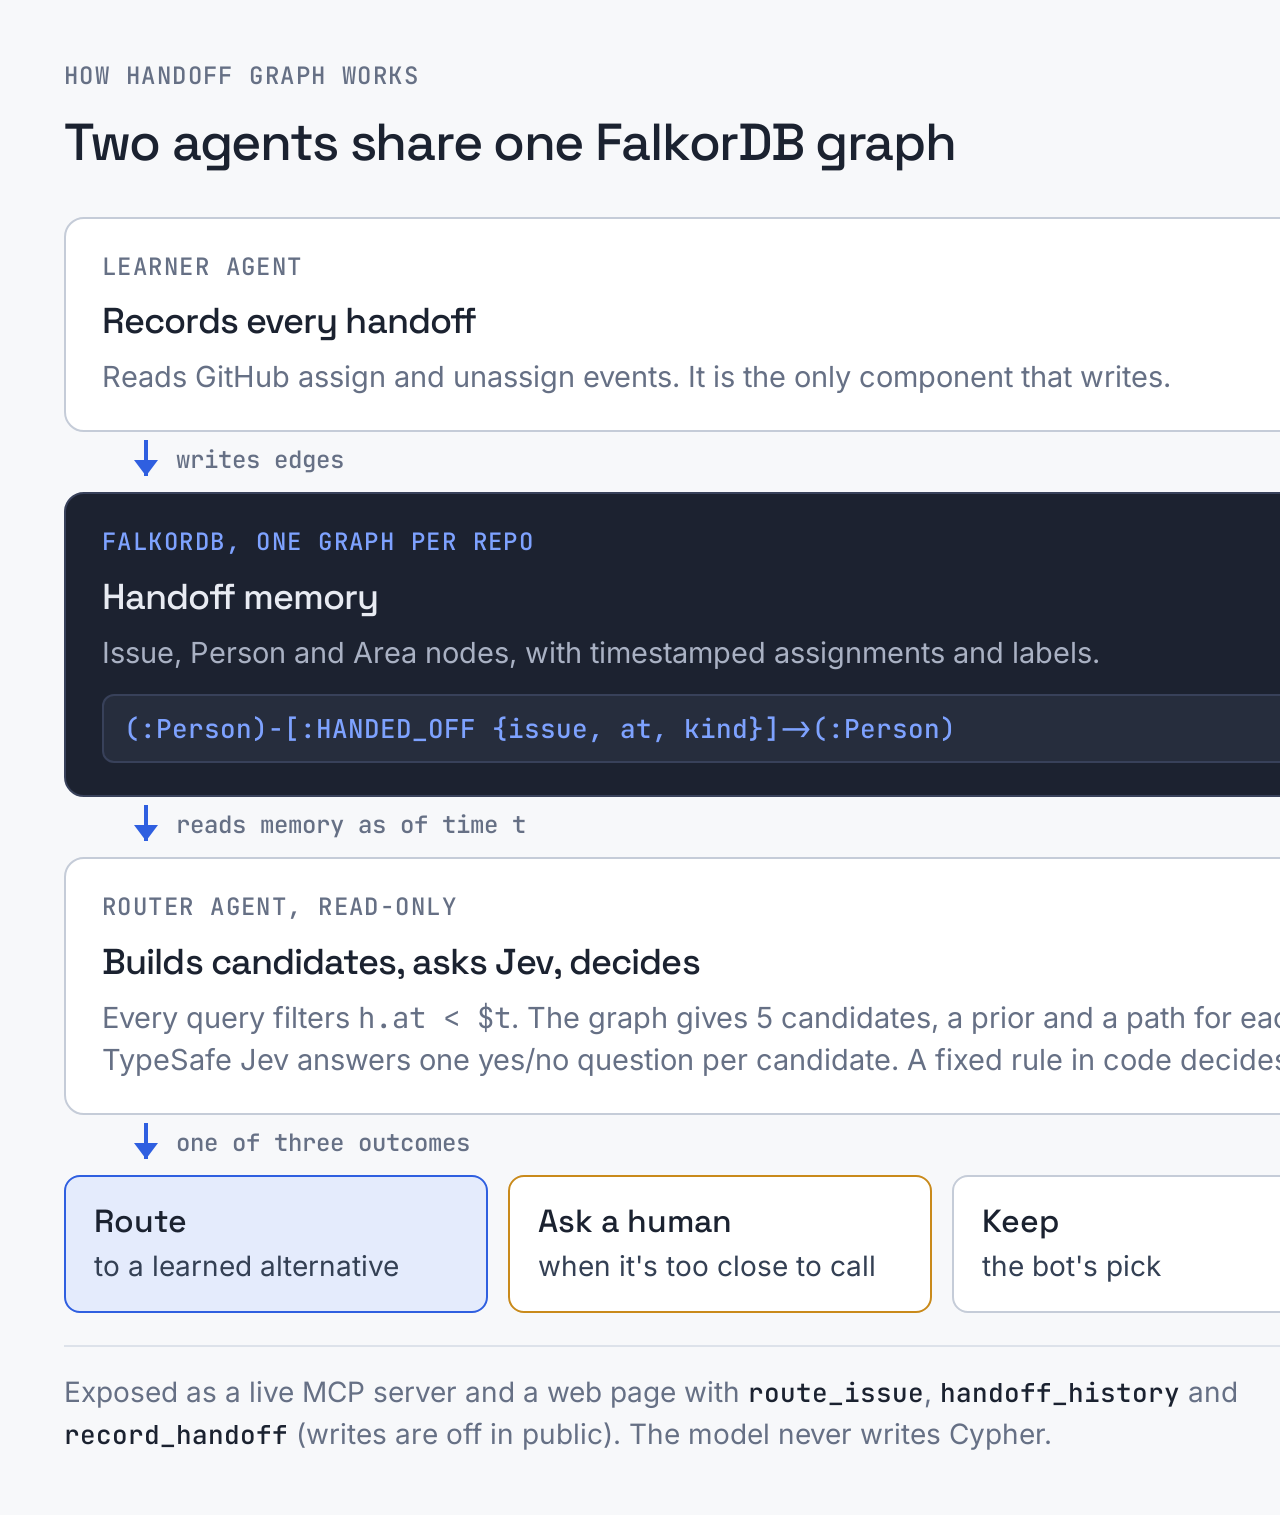
<file: docs/blog/src/architecture-v2.html>
<!doctype html><html><head><meta charset="utf-8"><link rel="stylesheet" href="base.css">
<style>
.frame{width:720px;padding:30px 32px;background:var(--paper)}
h2{font-size:26px;margin:6px 0 18px}
.label{font-size:12px;display:block;margin-bottom:6px}
.box{border:1px solid var(--rule-2);border-radius:10px;background:#fff;padding:16px 18px}
.box h3{font-size:18px;margin-bottom:4px}
.box p{font-size:14.5px;color:var(--muted);line-height:1.45}
.db{background:var(--graphite);border-color:var(--graphite-rule)}
.db h3{color:var(--on-g)} .db p{color:var(--on-g-2)} .db .label{color:var(--signal)}
.edge{font:500 13px/1.3 "JetBrains Mono";color:var(--signal);background:var(--graphite-2);border:1px solid var(--graphite-rule);border-radius:6px;padding:8px 10px;margin-top:10px}
.down{height:26px;position:relative;margin:2px 0}
.down::before{content:"";position:absolute;left:40px;top:2px;bottom:6px;width:2px;background:var(--accent)}
.down::after{content:"";position:absolute;left:35px;bottom:0;border:6px solid transparent;border-top:8px solid var(--accent)}
.down span{position:absolute;left:56px;top:4px;font:500 12px "JetBrains Mono";color:var(--muted)}
.out{display:grid;grid-template-columns:repeat(3,1fr);gap:10px}
.o{border-radius:8px;padding:12px 14px;font-size:14px;border:1px solid var(--rule-2);background:#fff;color:var(--ink-2)}
.o b{display:block;font:500 16px "Space Grotesk";color:var(--ink);margin-bottom:2px}
.o.route{border-color:var(--accent);background:var(--accent-soft)}
.o.ask{border-color:var(--ask)}
.note{margin-top:16px;font-size:14px;color:var(--muted);line-height:1.5;border-top:1px solid var(--rule);padding-top:12px}
.note b{color:var(--ink-2)}
code{font:500 13px "JetBrains Mono";color:var(--ink)}
</style></head><body><div class="frame">
<span class="label">How Handoff Graph works</span>
<h2>Two agents share one FalkorDB graph</h2>
<div class="box"><span class="label">Learner agent</span><h3>Records every handoff</h3><p>Reads GitHub assign and unassign events. It is the only component that writes.</p></div>
<div class="down"><span>writes edges</span></div>
<div class="box db"><span class="label">FalkorDB, one graph per repo</span><h3>Handoff memory</h3><p>Issue, Person and Area nodes, with timestamped assignments and labels.</p><div class="edge">(:Person)-[:HANDED_OFF {issue, at, kind}]-&gt;(:Person)</div></div>
<div class="down"><span>reads memory as of time t</span></div>
<div class="box"><span class="label">Router agent, read-only</span><h3>Builds candidates, asks Jev, decides</h3><p>Every query filters <span class="mono">h.at &lt; $t</span>. The graph gives 5 candidates, a prior and a path for each. TypeSafe Jev answers one yes/no question per candidate. A fixed rule in code decides:</p></div>
<div class="down"><span>one of three outcomes</span></div>
<div class="out">
 <div class="o route"><b>Route</b>to a learned alternative</div>
 <div class="o ask"><b>Ask a human</b>when it's too close to call</div>
 <div class="o"><b>Keep</b>the bot's pick</div>
</div>
<div class="note">Exposed as a live MCP server and a web page with <code>route_issue</code>, <code>handoff_history</code> and <code>record_handoff</code> (writes are off in public). The model never writes Cypher.</div>
</div></body></html>
</file>
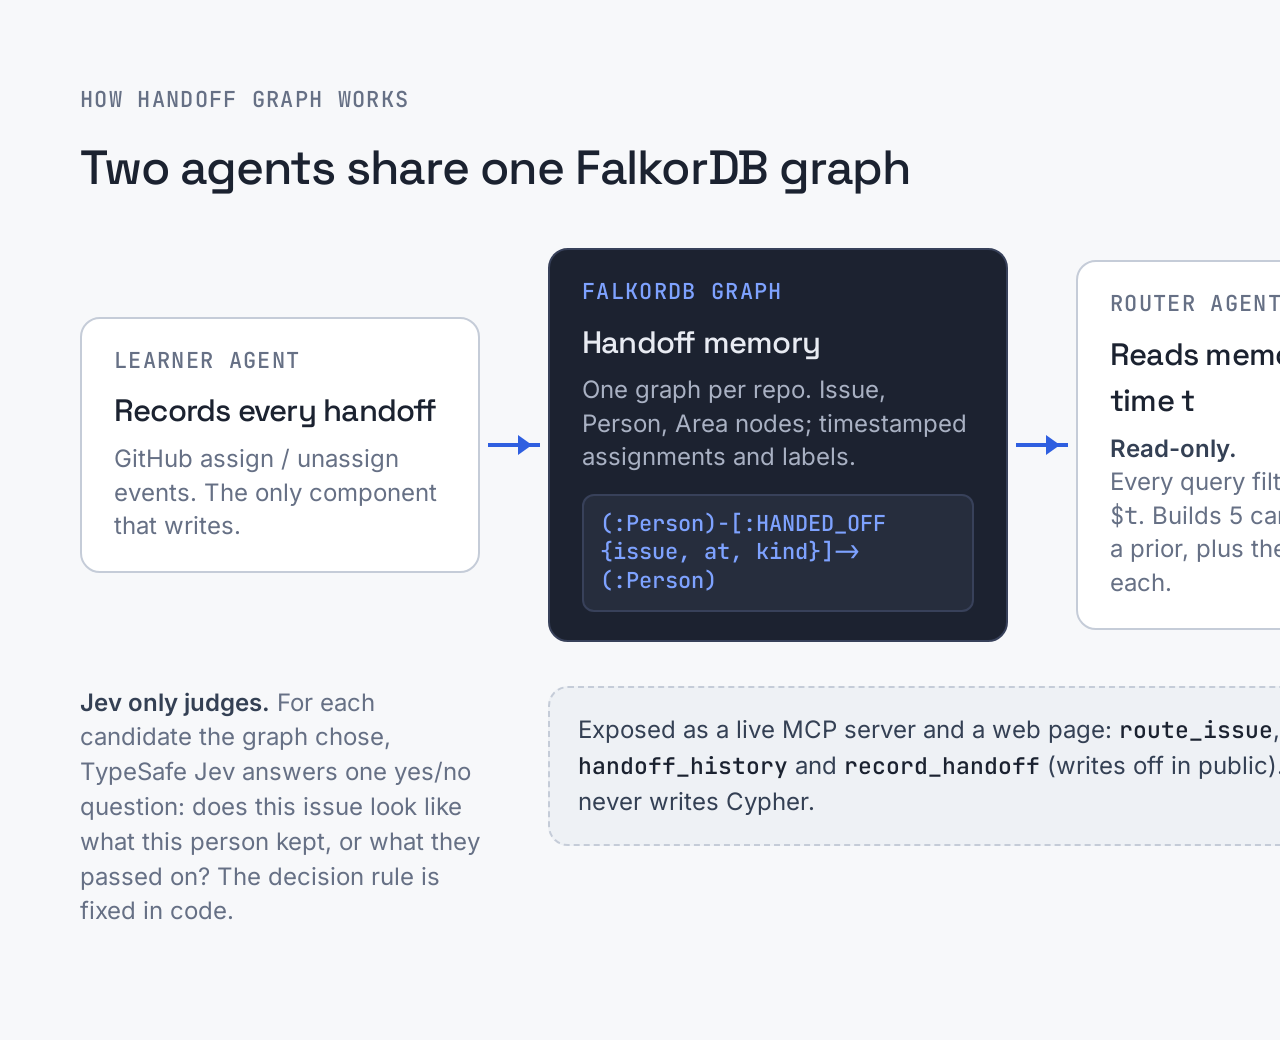
<file: docs/blog/src/architecture.html>
<!doctype html><html><head><meta charset="utf-8"><link rel="stylesheet" href="base.css">
<style>
.frame{width:1000px;height:520px;padding:36px 40px;background:var(--paper)}
h2{font-size:24px;margin:6px 0 22px}
.grid{display:grid;grid-template-columns:200px 34px 230px 34px 200px 34px 170px;align-items:center}
.box{border:1px solid var(--rule-2);border-radius:10px;background:#fff;padding:14px 16px}
.box h3{font-size:15.5px;margin-bottom:4px}
.box p{font-size:12px;color:var(--muted);line-height:1.4}
.box .label{display:block;margin-bottom:6px}
.db{background:var(--graphite);border-color:var(--graphite-rule);color:var(--on-g-2)}
.db h3{color:var(--on-g)} .db p{color:var(--on-g-2)} .db .label{color:var(--signal)}
.edge{font:500 11px/1.3 "JetBrains Mono";color:var(--signal);background:var(--graphite-2);border:1px solid var(--graphite-rule);border-radius:6px;padding:7px 8px;margin-top:10px}
.arr{height:2px;background:var(--accent);position:relative;margin:0 4px}
.arr::after{content:"";position:absolute;right:-1px;top:-4px;border:5px solid transparent;border-left:7px solid var(--accent)}
.out{display:grid;gap:8px}
.o{border-radius:8px;padding:8px 10px;font-size:12.5px;border:1px solid var(--rule-2);background:#fff}
.o b{display:block;font:500 13.5px "Space Grotesk";color:var(--ink)}
.o.route{border-color:var(--accent);background:var(--accent-soft)}
.o.ask{border-color:var(--ask)}
.row2{display:grid;grid-template-columns:200px 34px 230px 34px 200px;margin-top:22px;align-items:start}
.note{font-size:12px;color:var(--muted);line-height:1.45}
.note b{color:var(--ink-2);font-weight:600}
.tools{grid-column:3 / span 3;border:1px dashed var(--rule-2);border-radius:10px;padding:12px 14px;font-size:12px;background:var(--paper-2)}
.tools code{font:500 11.5px "JetBrains Mono";color:var(--ink)}
.up{grid-column:3;text-align:center;font:500 11px "JetBrains Mono";color:var(--muted);margin-top:4px}
</style></head><body><div class="frame">
<span class="label">How Handoff Graph works</span>
<h2>Two agents share one FalkorDB graph</h2>
<div class="grid">
  <div class="box"><span class="label">Learner agent</span><h3>Records every handoff</h3><p>GitHub assign / unassign events. The only component that writes.</p></div>
  <div class="arr"></div>
  <div class="box db"><span class="label">FalkorDB graph</span><h3>Handoff memory</h3><p>One graph per repo. Issue, Person, Area nodes; timestamped assignments and labels.</p>
    <div class="edge">(:Person)-[:HANDED_OFF {issue, at, kind}]-&gt;(:Person)</div></div>
  <div class="arr"></div>
  <div class="box"><span class="label">Router agent</span><h3>Reads memory as of time t</h3><p><b style='color:var(--ink-2);font-weight:600'>Read-only.</b></p><p>Every query filters <span class="mono">h.at &lt; $t</span>. Builds 5 candidates and a prior, plus the path for each.</p></div>
  <div class="arr"></div>
  <div class="out">
    <div class="o route"><b>Route</b>to a learned alternative</div>
    <div class="o ask"><b>Ask a human</b>too close to call</div>
    <div class="o"><b>Keep</b>the bot's pick</div>
  </div>
</div>
<div class="row2">
  <div class="note"><b>Jev only judges.</b> For each candidate the graph chose, TypeSafe Jev answers one yes/no question: does this issue look like what this person kept, or what they passed on? The decision rule is fixed in code.</div>
  <div></div>
  <div class="tools">Exposed as a live MCP server and a web page: <code>route_issue</code>, <code>handoff_history</code> and <code>record_handoff</code> (writes off in public). The model never writes Cypher.</div>
</div>
</div></body></html>
</file>
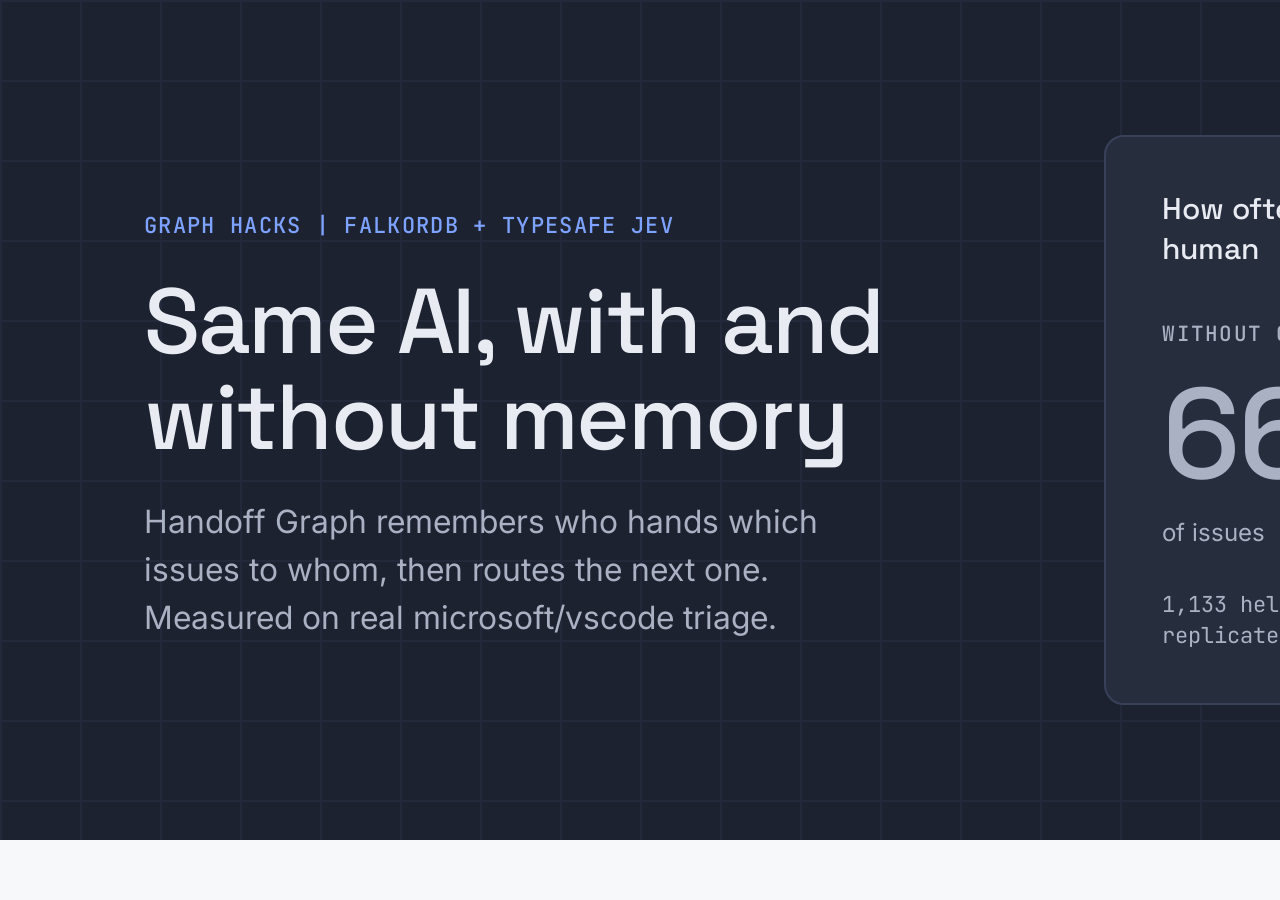
<file: docs/blog/src/cover.html>
<!doctype html><html><head><meta charset="utf-8"><link rel="stylesheet" href="base.css">
<style>
.frame{width:1000px;height:420px;background:var(--graphite);color:var(--on-g-2);position:relative;padding:56px 72px;display:grid;grid-template-columns:1.15fr 1fr;gap:48px;align-items:center}
.frame::before{content:"";position:absolute;inset:0;background-image:linear-gradient(var(--graphite-rule) 1px,transparent 1px),linear-gradient(90deg,var(--graphite-rule) 1px,transparent 1px);background-size:40px 40px;opacity:.25}
.l,.r{position:relative}
.label{color:var(--signal)}
h1{color:var(--on-g);font-size:46px;line-height:1.04;margin:14px 0 16px}
p{font-size:16px;max-width:36ch}
.r{border:1px solid var(--graphite-rule);border-radius:10px;background:var(--graphite-2);padding:26px 28px}
.q{font:500 15px/1.35 "Space Grotesk";color:var(--on-g);margin-bottom:18px}
.pair{display:grid;grid-template-columns:1fr 1fr}
.side+.side{border-left:1px solid var(--graphite-rule);padding-left:22px}
.tag{font:500 10.5px/1.3 "JetBrains Mono";letter-spacing:.06em;text-transform:uppercase;color:var(--on-g-2)}
.with .tag{color:var(--signal)}
b{display:block;font:500 64px/1 "Space Grotesk";letter-spacing:-.03em;color:var(--on-g);margin:8px 0 4px}
.without b{color:var(--on-g-2)}
.sub{font-size:12px}
.foot{margin-top:18px;font:400 11px/1.4 "JetBrains Mono";color:var(--on-g-2)}
</style></head><body><div class="frame">
<div class="l">
  <span class="label">Graph Hacks | FalkorDB + TypeSafe Jev</span>
  <h1>Same AI, with and without memory</h1>
  <p>Handoff Graph remembers who hands which issues to whom, then routes the next one. Measured on real microsoft/vscode triage.</p>
</div>
<div class="r">
  <div class="q">How often the AI gives up and asks a human</div>
  <div class="pair">
    <div class="side without"><span class="tag">Without graph memory</span><b>66%</b><span class="sub">of issues</span></div>
    <div class="side with"><span class="tag">With graph memory</span><b>4%</b><span class="sub">of issues</span></div>
  </div>
  <div class="foot">1,133 held-out issues, run once. Spring replicates it: 64% to 7%.</div>
</div>
</div></body></html>
</file>
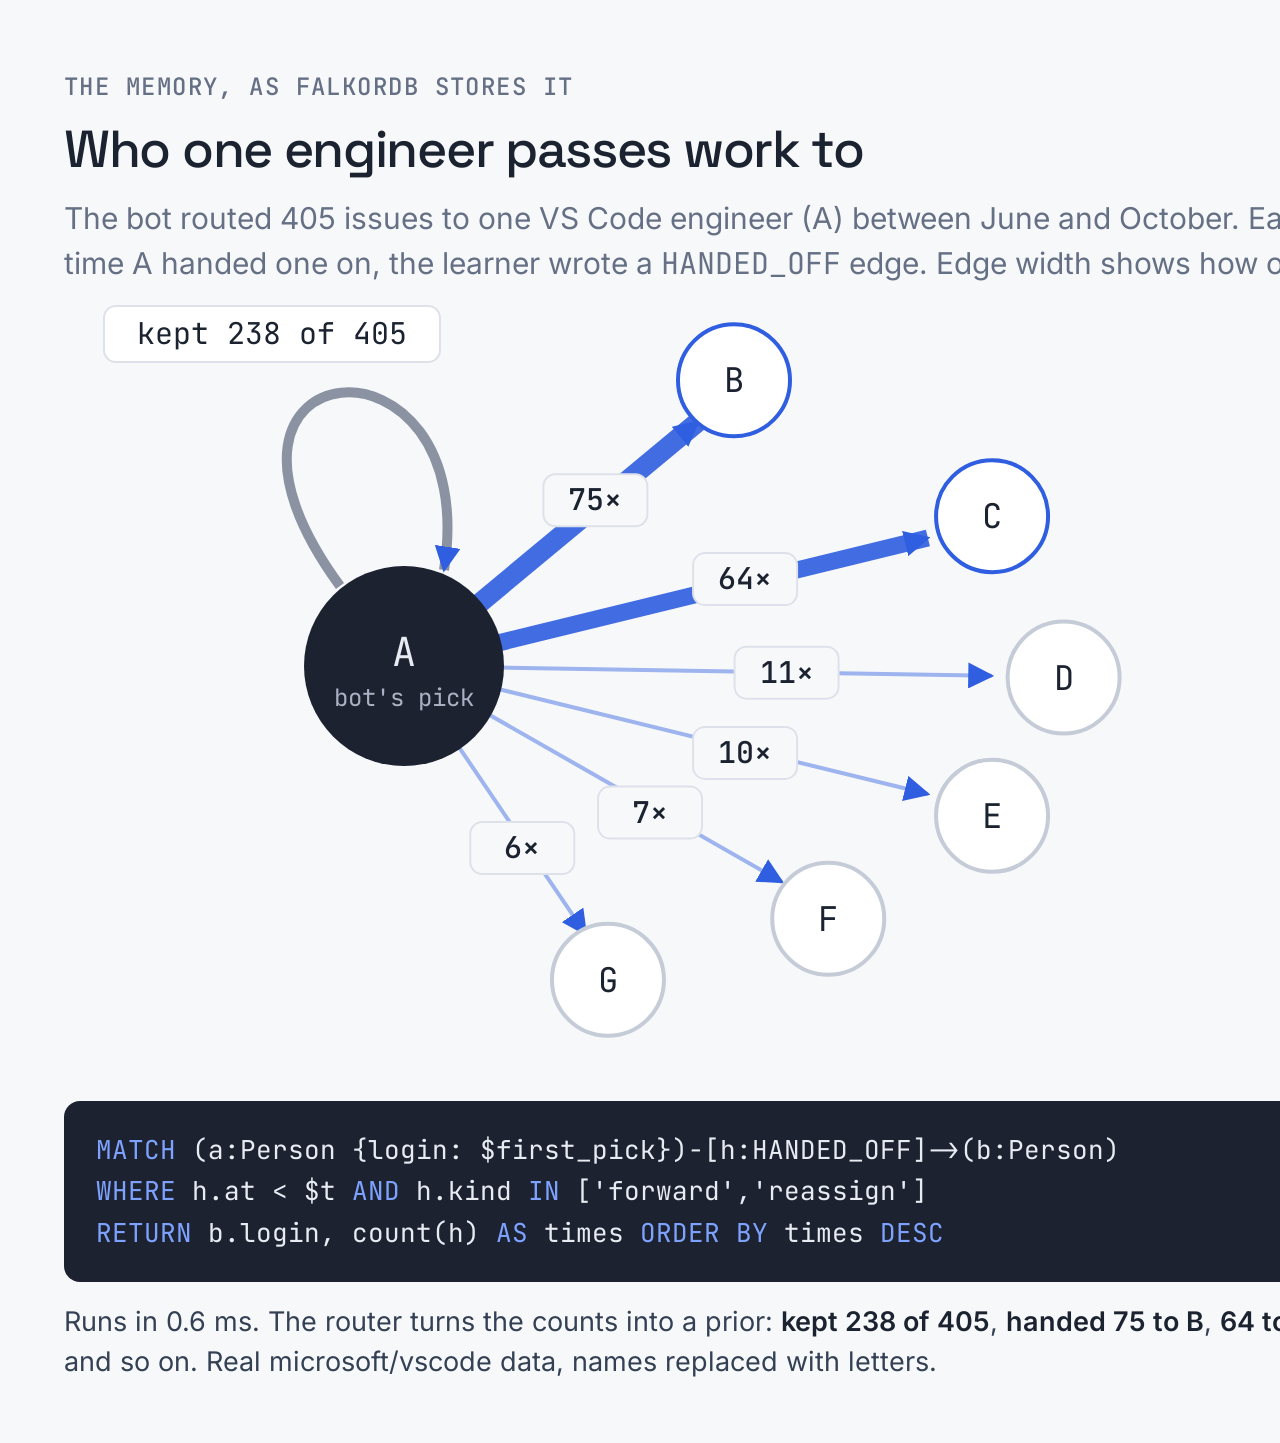
<file: docs/blog/src/memory-v2.html>
<!doctype html><html><head><meta charset="utf-8"><link rel="stylesheet" href="base.css">
<style>
.frame{width:720px;padding:30px 32px;background:var(--paper)}
h2{font-size:26px;margin:6px 0 8px;line-height:1.15}
p{font-size:15px;color:var(--muted);line-height:1.5}
.label{font-size:12px}
pre{font:400 13px/1.6 "JetBrains Mono";background:var(--graphite);color:var(--on-g);border-radius:8px;padding:14px 16px;white-space:pre-wrap;margin-top:6px}
pre .k{color:var(--signal)}
.res{font:400 13.5px/1.5 Inter;color:var(--ink-2);margin-top:10px}
.res b{color:var(--ink);font-weight:600}
svg text{font-family:"JetBrains Mono",monospace}
</style></head><body><div class="frame">
<span class="label">The memory, as FalkorDB stores it</span>
<h2>Who one engineer passes work to</h2>
<p>The bot routed 405 issues to one VS Code engineer (A) between June and October. Each time A handed one on, the learner wrote a <span class="mono">HANDED_OFF</span> edge. Edge width shows how often.</p>
<svg viewBox="0 0 656 395" width="656" height="395" id="g"></svg>
<pre><span class="k">MATCH</span> (a:Person {login: $first_pick})-[h:HANDED_OFF]-&gt;(b:Person)
<span class="k">WHERE</span> h.at &lt; $t <span class="k">AND</span> h.kind <span class="k">IN</span> ['forward','reassign']
<span class="k">RETURN</span> b.login, count(h) <span class="k">AS</span> times <span class="k">ORDER BY</span> times <span class="k">DESC</span></pre>
<div class="res">Runs in 0.6 ms. The router turns the counts into a prior: <b>kept 238 of 405</b>, <b>handed 75 to B</b>, <b>64 to C</b>, and so on. Real microsoft/vscode data, names replaced with letters.</div>
<script>
const C={x:170,y:190};
const T=[["B",75],["C",64],["D",11],["E",10],["F",7],["G",6]];
let h=`<defs><marker id="ar" viewBox="0 0 10 10" refX="9" refY="5" markerWidth="13" markerHeight="13" markerUnits="userSpaceOnUse" orient="auto"><path d="M0,0L10,5L0,10z" fill="#2F5FE0"/></marker></defs>`;
const ang=[-60,-27,2,27,50,72].map(a=>a*Math.PI/180);
T.forEach(([n,v],i)=>{const r=330,x=C.x+r*Math.cos(ang[i]),y=C.y+r*Math.sin(ang[i])*0.5;
  const w=Math.max(2,v/75*10);
  h+=`<line x1="${C.x}" y1="${C.y}" x2="${x-36*Math.cos(ang[i])}" y2="${y-24*Math.sin(ang[i])}" stroke="#2F5FE0" stroke-opacity="${v>20?0.9:0.45}" stroke-width="${w}" marker-end="url(#ar)"/>`;
  const mx=C.x+(x-C.x)*0.58, my=C.y+(y-C.y)*0.58;
  h+=`<rect x="${mx-26}" y="${my-13}" width="52" height="26" rx="6" fill="#F7F8FA" stroke="#DDE2EA"/><text x="${mx}" y="${my+5}" text-anchor="middle" font-size="15" fill="#1B2230" font-weight="500">${v}×</text>`;
  h+=`<circle cx="${x}" cy="${y}" r="28" fill="#fff" stroke="${v>20?"#2F5FE0":"#C5CCD8"}" stroke-width="2"/><text x="${x}" y="${y+6}" text-anchor="middle" font-size="17" fill="#1B2230">${n}</text>`;});
h+=`<circle cx="${C.x}" cy="${C.y}" r="50" fill="#1C2230"/><text x="${C.x}" y="${C.y}" text-anchor="middle" font-size="20" fill="#E8EBF2">A</text><text x="${C.x}" y="${C.y+20}" text-anchor="middle" font-size="12" fill="#A9B1C3">bot's pick</text>`;
h+=`<path d="M ${C.x-32} ${C.y-40} C ${C.x-120} ${C.y-160}, ${C.x+40} ${C.y-175}, ${C.x+20} ${C.y-48}" fill="none" stroke="#8B93A3" stroke-width="5" marker-end="url(#ar)"/>`;
h+=`<rect x="${C.x-150}" y="${C.y-180}" width="168" height="28" rx="6" fill="#fff" stroke="#DDE2EA"/><text x="${C.x-66}" y="${C.y-161}" text-anchor="middle" font-size="15" fill="#1B2230">kept 238 of 405</text>`;
document.getElementById("g").innerHTML=h;
</script></div></body></html>
</file>
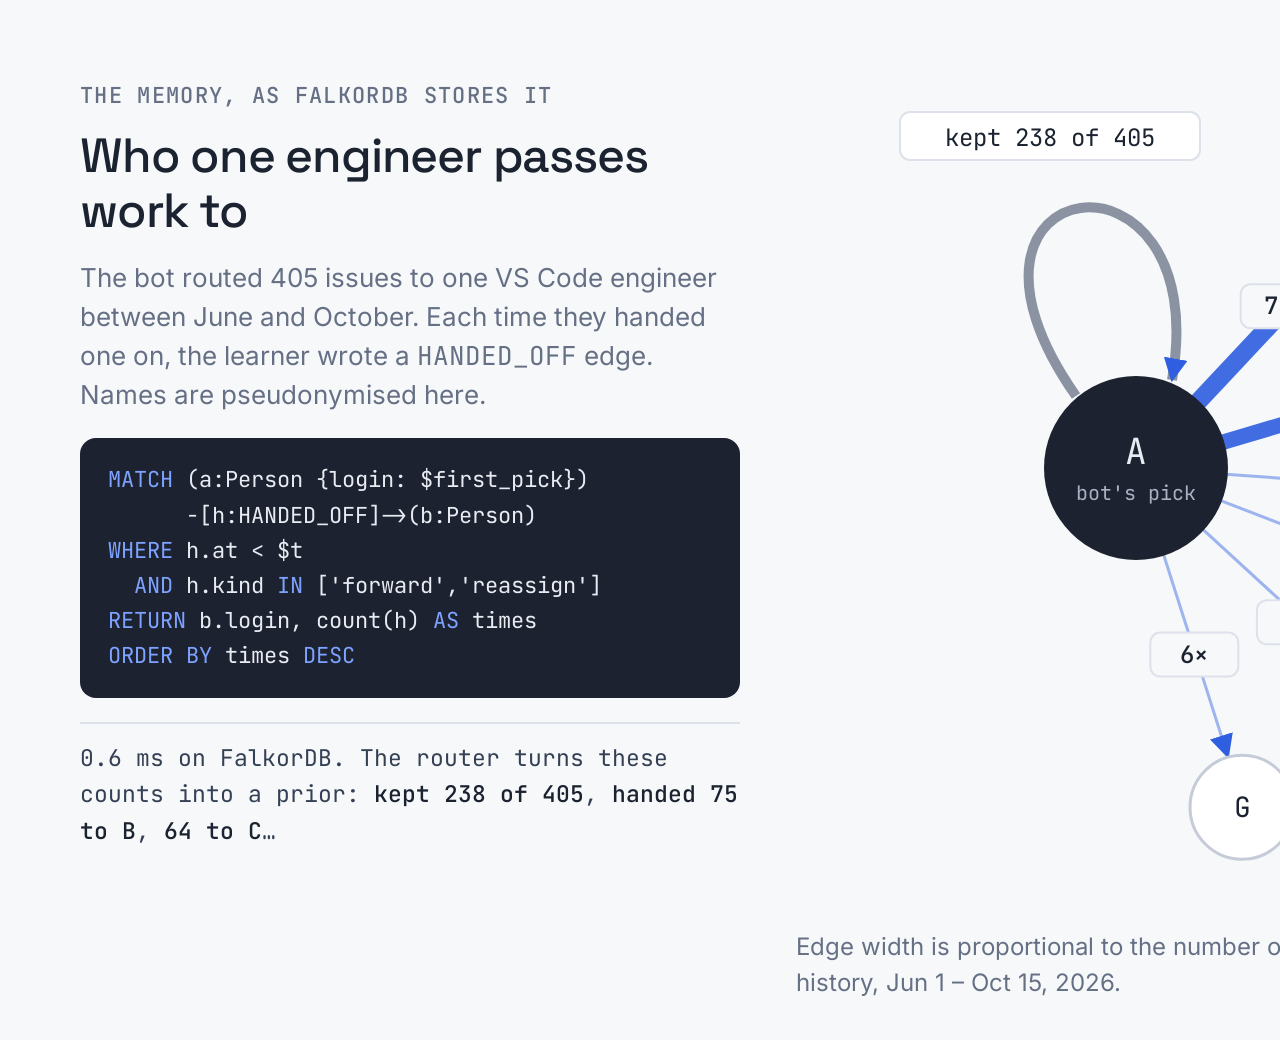
<file: docs/blog/src/memory.html>
<!doctype html><html><head><meta charset="utf-8"><link rel="stylesheet" href="base.css">
<style>
.frame{width:1000px;height:520px;padding:34px 40px;background:var(--paper);display:grid;grid-template-columns:330px 1fr;gap:28px}
h2{font-size:24px;margin:6px 0 10px;line-height:1.15}
p{font-size:13px;color:var(--muted);line-height:1.5;margin-bottom:12px}
pre{font:400 11px/1.6 "JetBrains Mono";background:var(--graphite);color:var(--on-g);border-radius:8px;padding:12px 14px;white-space:pre-wrap;margin-bottom:12px}
pre .k{color:var(--signal)}
.res{font:400 11.5px/1.6 "JetBrains Mono";color:var(--ink-2);border-top:1px solid var(--rule);padding-top:8px}
.res b{color:var(--ink);font-weight:500}
svg text{font-family:"JetBrains Mono",monospace}
.cap{font-size:12px;color:var(--muted);margin-top:4px}
</style></head><body><div class="frame">
<div>
  <span class="label">The memory, as FalkorDB stores it</span>
  <h2>Who one engineer passes work to</h2>
  <p>The bot routed 405 issues to one VS Code engineer between June and October. Each time they handed one on, the learner wrote a <span class="mono">HANDED_OFF</span> edge. Names are pseudonymised here.</p>
  <pre><span class="k">MATCH</span> (a:Person {login: $first_pick})
      -[h:HANDED_OFF]-&gt;(b:Person)
<span class="k">WHERE</span> h.at &lt; $t
  <span class="k">AND</span> h.kind <span class="k">IN</span> ['forward','reassign']
<span class="k">RETURN</span> b.login, count(h) <span class="k">AS</span> times
<span class="k">ORDER BY</span> times <span class="k">DESC</span></pre>
  <div class="res">0.6 ms on FalkorDB. The router turns these counts into a prior: <b>kept 238 of 405</b>, <b>handed 75 to B</b>, <b>64 to C</b>…</div>
</div>
<div>
<svg viewBox="0 0 560 420" width="560" height="420" id="g"></svg>
<div class="cap">Edge width is proportional to the number of handoffs. Data: real microsoft/vscode assignment history, Jun 1 – Oct 15, 2026.</div>
</div>
<script>
const C={x:170,y:200}, kept=238, total=405;
const T=[["B",75],["C",64],["D",11],["E",10],["F",7],["G",6]];
const svg=document.getElementById("g"); let h="";
h+=`<defs><marker id="ar" viewBox="0 0 10 10" refX="9" refY="5" markerWidth="12" markerHeight="12" markerUnits="userSpaceOnUse" orient="auto"><path d="M0,0L10,5L0,10z" fill="#2F5FE0"/></marker></defs>`;
const ang=[-58,-24,6,30,54,78].map(a=>a*Math.PI/180);
T.forEach(([n,v],i)=>{const r=255,x=C.x+r*Math.cos(ang[i]),y=C.y+r*Math.sin(ang[i])*0.68;
  const w=Math.max(1.5,v/75*9);
  h+=`<line x1="${C.x}" y1="${C.y}" x2="${x-34*Math.cos(ang[i])}" y2="${y-26*Math.sin(ang[i])}" stroke="#2F5FE0" stroke-opacity="${v>20?0.9:0.45}" stroke-width="${w}" marker-end="url(#ar)"/>`;
  const mx=C.x+(x-C.x)*0.55, my=C.y+(y-C.y)*0.55;
  h+=`<rect x="${mx-22}" y="${my-11}" width="44" height="22" rx="5" fill="#F7F8FA" stroke="#DDE2EA"/><text x="${mx}" y="${my+4}" text-anchor="middle" font-size="12" fill="#1B2230" font-weight="500">${v}×</text>`;
  h+=`<circle cx="${x}" cy="${y}" r="26" fill="#fff" stroke="${v>20?"#2F5FE0":"#C5CCD8"}" stroke-width="1.5"/><text x="${x}" y="${y+5}" text-anchor="middle" font-size="14" fill="#1B2230">${n}</text>`;
});
h+=`<circle cx="${C.x}" cy="${C.y}" r="46" fill="#1C2230"/><text x="${C.x}" y="${C.y-2}" text-anchor="middle" font-size="18" fill="#E8EBF2">A</text><text x="${C.x}" y="${C.y+16}" text-anchor="middle" font-size="10" fill="#A9B1C3">bot's pick</text>`;
h+=`<path d="M ${C.x-30} ${C.y-36} C ${C.x-110} ${C.y-150}, ${C.x+40} ${C.y-170}, ${C.x+18} ${C.y-44}" fill="none" stroke="#8B93A3" stroke-width="5" marker-end="url(#ar)"/>`;
h+=`<rect x="${C.x-118}" y="${C.y-178}" width="150" height="24" rx="5" fill="#fff" stroke="#DDE2EA"/><text x="${C.x-43}" y="${C.y-161}" text-anchor="middle" font-size="12" fill="#1B2230">kept 238 of 405</text>`;
svg.innerHTML=h;
</script>
</div></body></html>
</file>
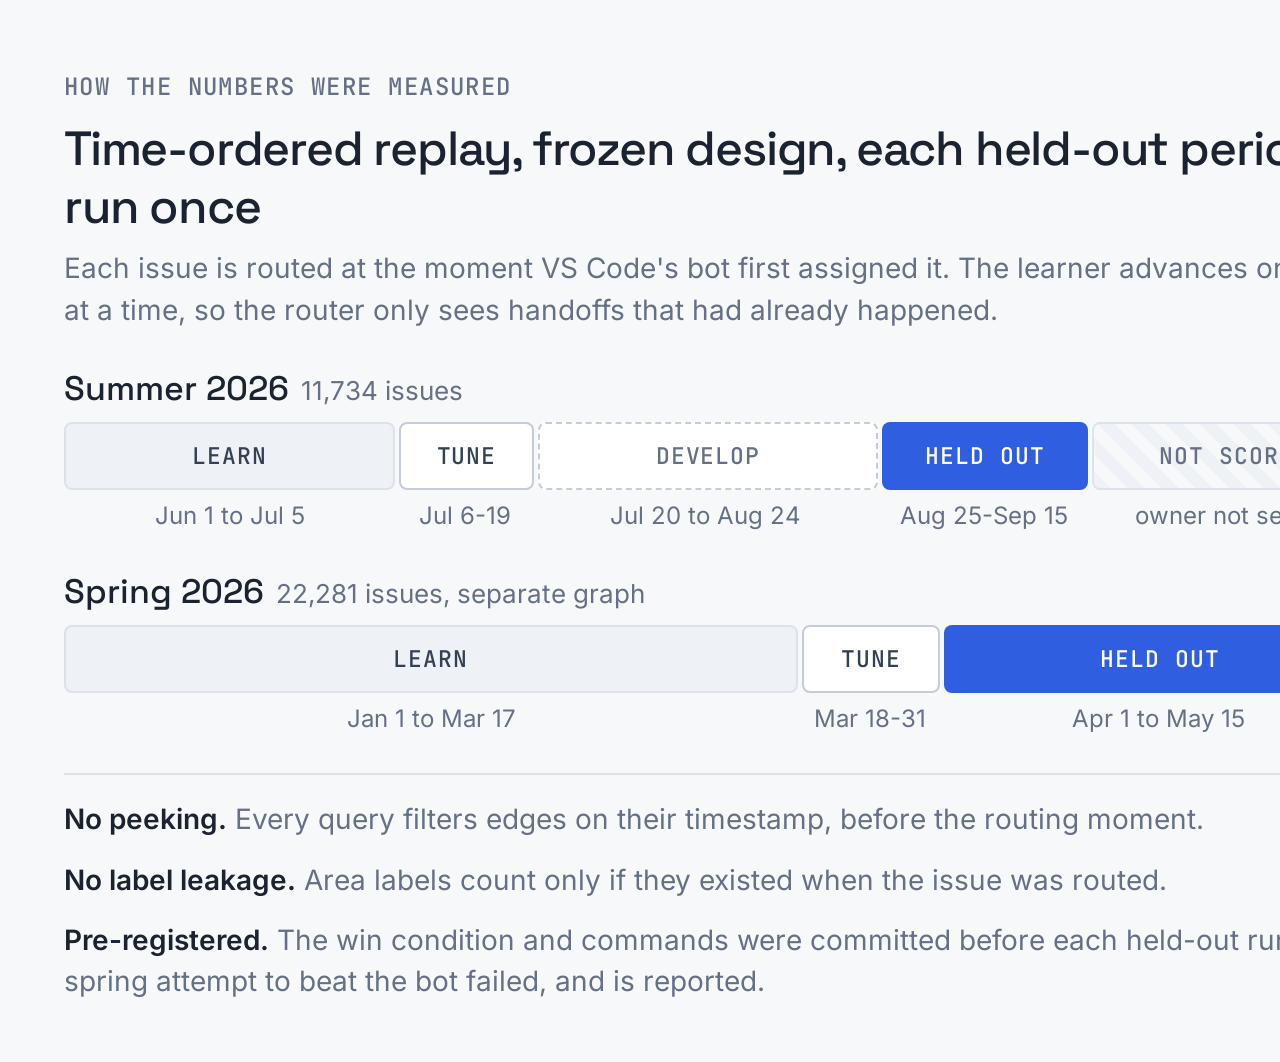
<file: docs/blog/src/protocol-v2.html>
<!doctype html><html><head><meta charset="utf-8"><link rel="stylesheet" href="base.css">
<style>
.frame{width:720px;padding:30px 32px;background:var(--paper)}
h2{font-size:24px;margin:6px 0 6px;line-height:1.2}
.label{font-size:12px}
.lede{font-size:14px;color:var(--muted);margin-bottom:18px;line-height:1.5}
.lane{margin-bottom:18px}
.lane .name{font:500 17px "Space Grotesk";color:var(--ink);margin-bottom:6px}
.lane .name small{font:400 13px Inter;color:var(--muted);margin-left:6px}
.seg{display:flex;gap:2px;height:34px}
.s{border-radius:4px;display:flex;align-items:center;justify-content:center;font:500 11.5px "JetBrains Mono";letter-spacing:.04em;text-transform:uppercase;white-space:nowrap;overflow:hidden}
.learn{background:var(--paper-2);color:var(--ink-2);border:1px solid var(--rule)}
.tune{background:#fff;border:1px solid var(--rule-2);color:var(--ink-2)}
.dev{background:#fff;border:1px dashed var(--rule-2);color:var(--muted)}
.hold{background:var(--accent);color:#fff}
.uns{background:repeating-linear-gradient(45deg,var(--paper-2) 0 6px,var(--paper) 6px 12px);border:1px solid var(--rule);color:var(--muted)}
.dates{display:flex;gap:2px;margin-top:4px}
.dates span{font-size:12px;color:var(--muted);text-align:center;white-space:nowrap;overflow:hidden}
.rules{display:grid;gap:10px;margin-top:6px;border-top:1px solid var(--rule);padding-top:12px}
.rules div{font-size:14px;color:var(--muted);line-height:1.45}
.rules b{color:var(--ink);font-weight:600}
</style></head><body><div class="frame">
<span class="label">How the numbers were measured</span>
<h2>Time-ordered replay, frozen design, each held-out period run once</h2>
<p class="lede">Each issue is routed at the moment VS Code's bot first assigned it. The learner advances one day at a time, so the router only sees handoffs that had already happened.</p>
<div class="lane"><div class="name">Summer 2026<small>11,734 issues</small></div>
 <div class="seg"><div class="s learn" style="flex:35">Learn</div><div class="s tune" style="flex:14">Tune</div><div class="s dev" style="flex:36">Develop</div><div class="s hold" style="flex:22">Held out</div><div class="s uns" style="flex:30">Not scored</div></div>
 <div class="dates"><span style="flex:35">Jun 1 to Jul 5</span><span style="flex:14">Jul 6-19</span><span style="flex:36">Jul 20 to Aug 24</span><span style="flex:22">Aug 25-Sep 15</span><span style="flex:30">owner not settled</span></div></div>
<div class="lane"><div class="name">Spring 2026<small>22,281 issues, separate graph</small></div>
 <div class="seg"><div class="s learn" style="flex:76">Learn</div><div class="s tune" style="flex:14">Tune</div><div class="s hold" style="flex:45">Held out</div></div>
 <div class="dates"><span style="flex:76">Jan 1 to Mar 17</span><span style="flex:14">Mar 18-31</span><span style="flex:45">Apr 1 to May 15</span></div></div>
<div class="rules">
 <div><b>No peeking.</b> Every query filters edges on their timestamp, before the routing moment.</div>
 <div><b>No label leakage.</b> Area labels count only if they existed when the issue was routed.</div>
 <div><b>Pre-registered.</b> The win condition and commands were committed before each held-out run. The spring attempt to beat the bot failed, and is reported.</div>
</div></div></body></html>
</file>
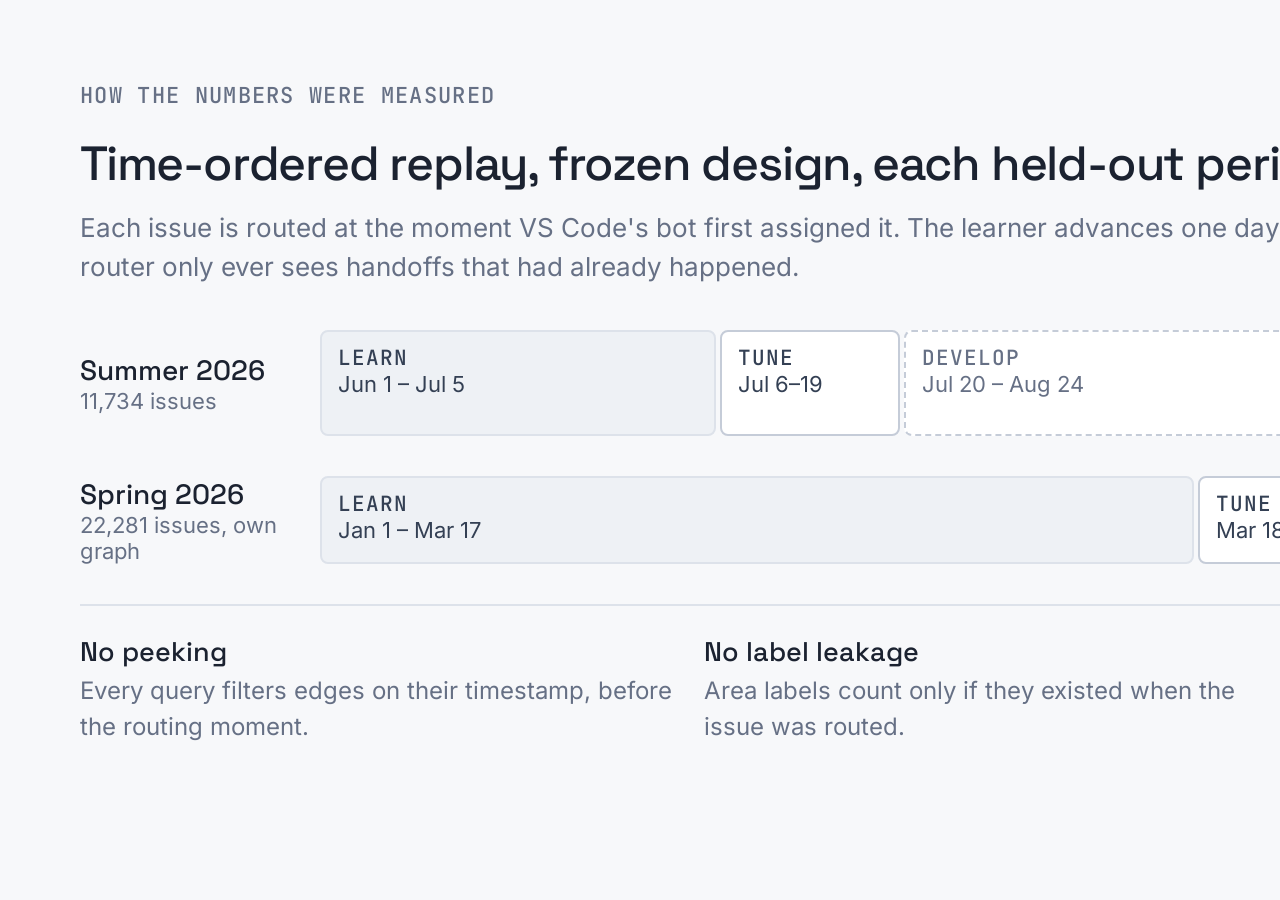
<file: docs/blog/src/protocol.html>
<!doctype html><html><head><meta charset="utf-8"><link rel="stylesheet" href="base.css">
<style>
.frame{width:1000px;height:400px;padding:34px 40px;background:var(--paper)}
h2{font-size:24px;margin:6px 0 4px}
.lede{font-size:13px;color:var(--muted);margin-bottom:22px;max-width:90ch}
.lane{display:grid;grid-template-columns:120px 1fr;align-items:center;margin-bottom:20px}
.lane .name{font:500 14px "Space Grotesk";color:var(--ink)}
.lane .name small{display:block;font:400 11px Inter;color:var(--muted)}
.seg{display:flex;min-height:44px;gap:2px}
.s{border-radius:4px;padding:6px 8px;font-size:11px;line-height:1.25;overflow:hidden}
.s b{display:block;font:500 10.5px "JetBrains Mono";letter-spacing:.05em;text-transform:uppercase}
.learn{background:var(--paper-2);color:var(--ink-2);border:1px solid var(--rule)}
.tune{background:#fff;border:1px solid var(--rule-2);color:var(--ink-2)}
.dev{background:#fff;border:1px dashed var(--rule-2);color:var(--muted)}
.hold{background:var(--accent);color:#fff}
.uns{background:repeating-linear-gradient(45deg,var(--paper-2) 0 6px,var(--paper) 6px 12px);border:1px solid var(--rule);color:var(--muted)}
.rules{display:grid;grid-template-columns:repeat(3,1fr);gap:16px;margin-top:8px;border-top:1px solid var(--rule);padding-top:14px}
.rules div{font-size:12px;color:var(--muted)}
.rules b{display:block;color:var(--ink);font:500 13.5px "Space Grotesk";margin-bottom:2px}
</style></head><body><div class="frame">
<span class="label">How the numbers were measured</span>
<h2>Time-ordered replay, frozen design, each held-out period run once</h2>
<p class="lede">Each issue is routed at the moment VS Code's bot first assigned it. The learner advances one day at a time, so the router only ever sees handoffs that had already happened.</p>
<div class="lane"><div class="name">Summer 2026<small>11,734 issues</small></div>
 <div class="seg">
  <div class="s learn" style="flex:35"><b>Learn</b>Jun 1 – Jul 5</div>
  <div class="s tune" style="flex:14"><b>Tune</b>Jul 6–19</div>
  <div class="s dev" style="flex:36"><b>Develop</b>Jul 20 – Aug 24</div>
  <div class="s hold" style="flex:22"><b>Held out</b>Aug 25 – Sep 15, run once</div>
  <div class="s uns" style="flex:30"><b>Not scored</b>owner not settled</div>
 </div></div>
<div class="lane"><div class="name">Spring 2026<small>22,281 issues, own graph</small></div>
 <div class="seg">
  <div class="s learn" style="flex:76"><b>Learn</b>Jan 1 – Mar 17</div>
  <div class="s tune" style="flex:14"><b>Tune</b>Mar 18–31</div>
  <div class="s hold" style="flex:45"><b>Held out</b>Apr 1 – May 15, run once</div>
 </div></div>
<div class="rules">
 <div><b>No peeking</b>Every query filters edges on their timestamp, before the routing moment.</div>
 <div><b>No label leakage</b>Area labels count only if they existed when the issue was routed.</div>
 <div><b>Pre-registered</b>Win condition and commands committed before each held-out run. The spring attempt to beat the bot failed, and is reported.</div>
</div>
</div></body></html>
</file>
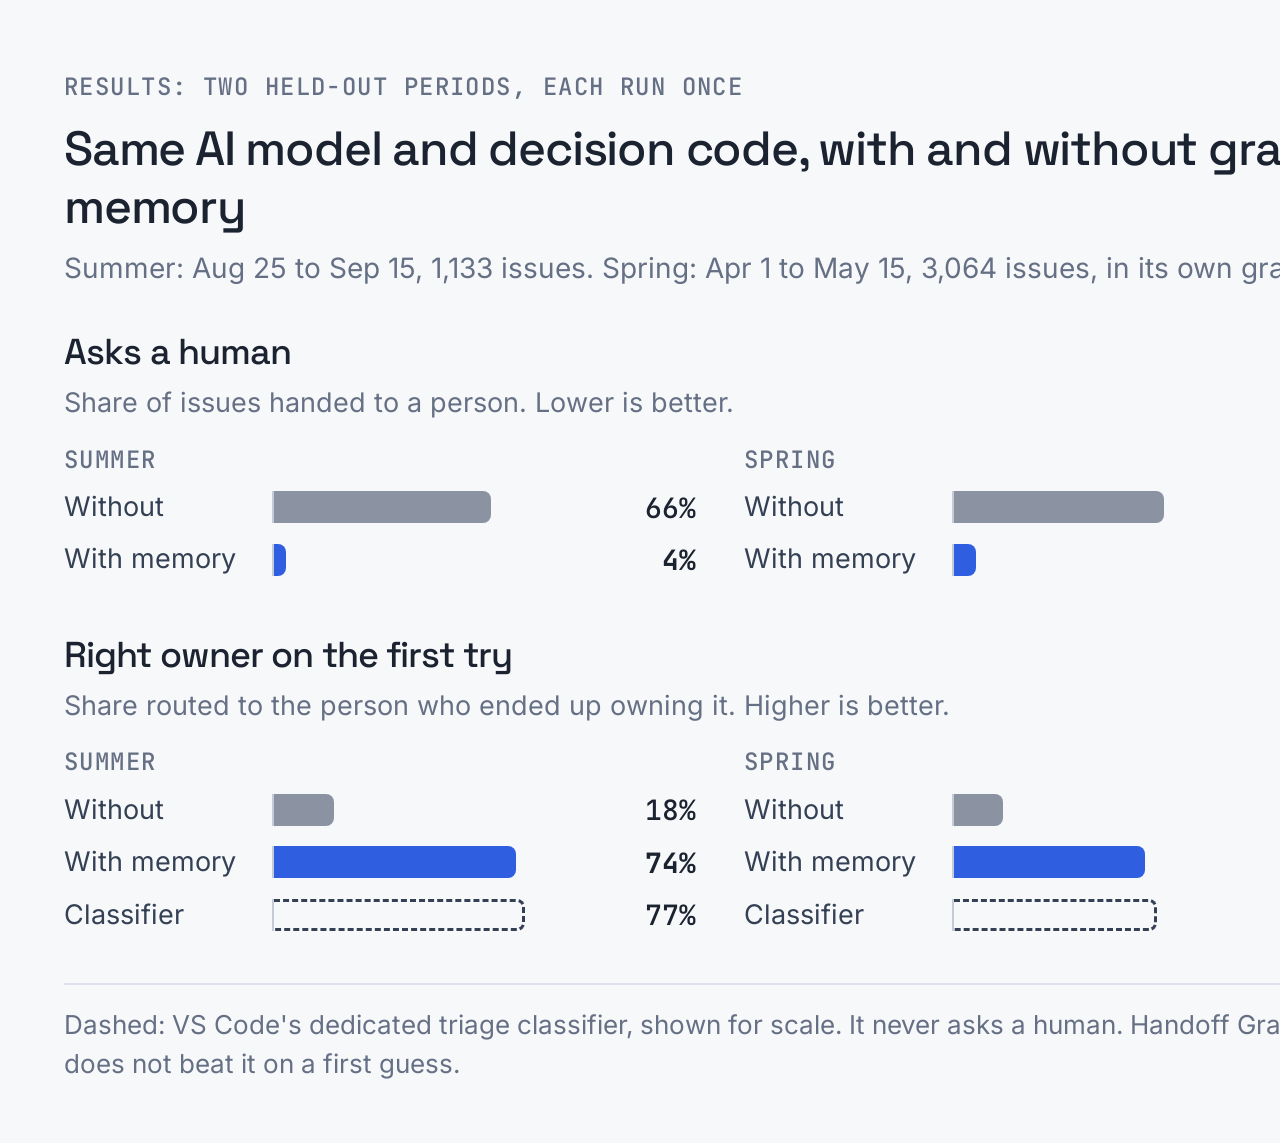
<file: docs/blog/src/results-v2.html>
<!doctype html><html><head><meta charset="utf-8"><link rel="stylesheet" href="base.css">
<style>
.frame{width:720px;padding:30px 32px;background:var(--paper)}
h2{font-size:24px;margin:6px 0 6px;line-height:1.2}
.label{font-size:12px}
.lede{font-size:14px;color:var(--muted);margin-bottom:18px}
.panel{margin-bottom:18px}
.panel h3{font-size:18px}
.dir{font-size:13.5px;color:var(--muted);margin:2px 0 10px}
.cols{display:grid;grid-template-columns:1fr 1fr;gap:24px}
.period .label{display:block;margin-bottom:6px}
.bar{display:grid;grid-template-columns:96px 1fr 40px;align-items:center;gap:8px;font-size:13.5px;margin:6px 0;color:var(--ink-2)}
.track{height:16px;position:relative;border-left:1px solid var(--rule-2)}
.track i{position:absolute;left:0;top:0;bottom:0;border-radius:0 4px 4px 0}
.without i{background:var(--gray)} .with i{background:var(--accent)}
.cls i{background:transparent;border:1.5px dashed var(--ink-2);border-left:0}
.v{font:500 14px "JetBrains Mono";color:var(--ink);text-align:right}
.with .v{font-weight:700}
.foot{font-size:13px;color:var(--muted);border-top:1px solid var(--rule);padding-top:10px;line-height:1.5}
</style></head><body><div class="frame">
<span class="label">Results: two held-out periods, each run once</span>
<h2>Same AI model and decision code, with and without graph memory</h2>
<p class="lede">Summer: Aug 25 to Sep 15, 1,133 issues. Spring: Apr 1 to May 15, 3,064 issues, in its own graph.</p>
<div id="p"></div>
<p class="foot">Dashed: VS Code's dedicated triage classifier, shown for scale. It never asks a human. Handoff Graph does not beat it on a first guess.</p>
<script>
const D={esc:{summer:[66.46,3.71],spring:[64.46,6.63]},top:{summer:[18.45,74.32,76.88],spring:[14.98,58.49,62.14]}};
const row=(c,n,v)=>`<div class="bar ${c}"><span>${n}</span><span class="track"><i style="width:${v}%"></i></span><span class="v">${Math.round(v)}%</span></div>`;
const panel=(t,d,k)=>`<div class="panel"><h3>${t}</h3><div class="dir">${d}</div><div class="cols">${["summer","spring"].map(p=>`<div class="period"><span class="label">${p}</span>${row("without","Without",D[k][p][0])}${row("with","With memory",D[k][p][1])}${D[k][p][2]?row("cls","Classifier",D[k][p][2]):""}</div>`).join("")}</div></div>`;
document.getElementById("p").innerHTML=panel("Asks a human","Share of issues handed to a person. Lower is better.","esc")+panel("Right owner on the first try","Share routed to the person who ended up owning it. Higher is better.","top");
</script></div></body></html>
</file>
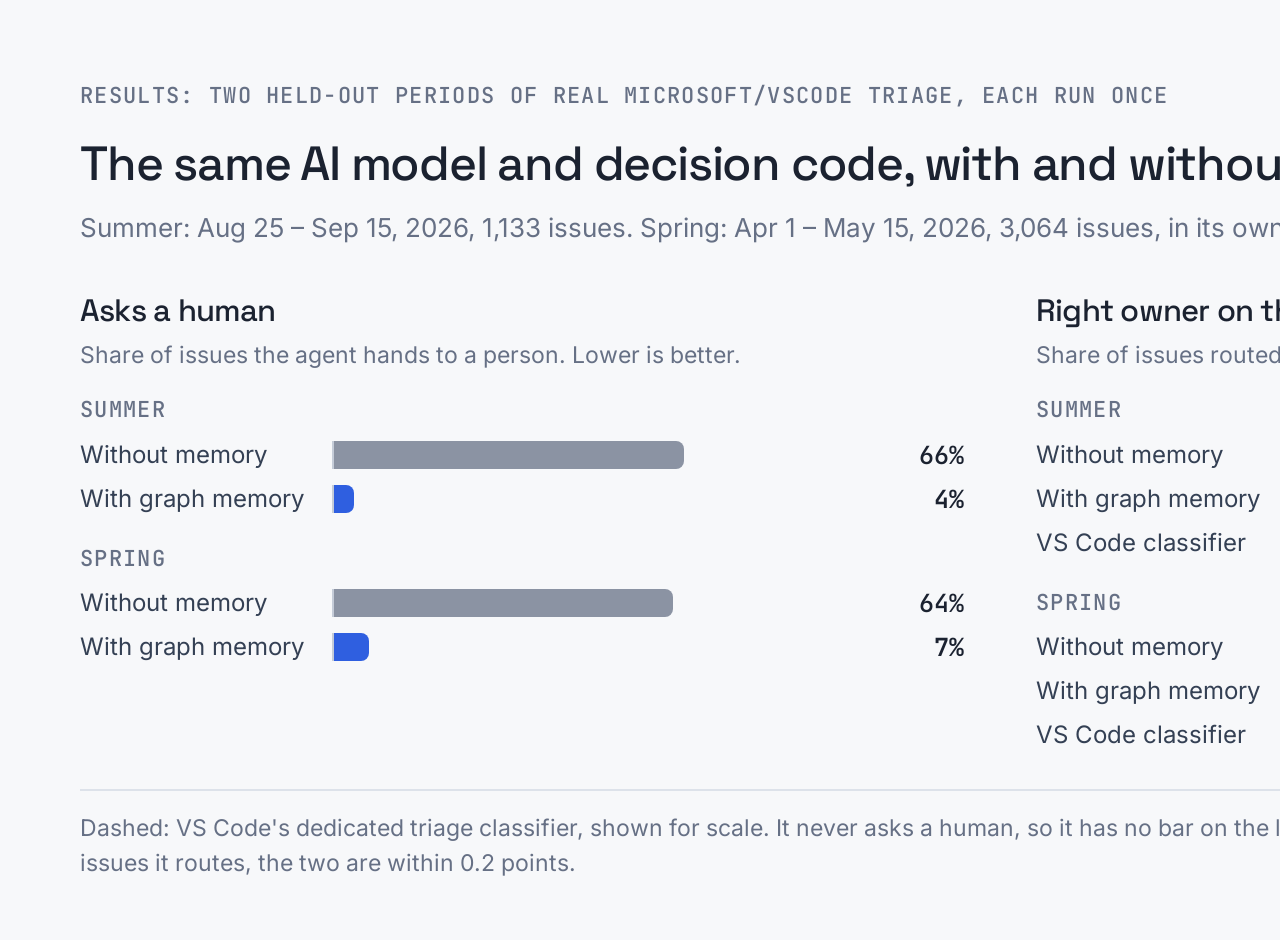
<file: docs/blog/src/results.html>
<!doctype html><html><head><meta charset="utf-8"><link rel="stylesheet" href="base.css">
<style>
.frame{width:1000px;height:470px;padding:34px 40px;background:var(--paper)}
h2{font-size:24px;margin:6px 0 4px}
.lede{font-size:13px;color:var(--muted);margin-bottom:20px}
.panels{display:grid;grid-template-columns:1fr 1fr;gap:36px}
.panel h3{font-size:15.5px;margin-bottom:2px}
.panel .dir{font-size:11.5px;color:var(--muted);margin-bottom:12px}
.period{margin-bottom:14px}
.period .label{display:block;margin-bottom:6px}
.bar{display:grid;grid-template-columns:118px 1fr 44px;align-items:center;gap:8px;font-size:12px;margin:4px 0;color:var(--ink-2)}
.track{height:14px;position:relative;border-left:1px solid var(--rule-2)}
.track i{position:absolute;left:0;top:0;bottom:0;border-radius:0 4px 4px 0}
.without i{background:var(--gray)}
.with i{background:var(--accent)}
.cls i{background:transparent;border:1.5px dashed var(--ink-2);border-left:0}
.v{font:500 12.5px "JetBrains Mono";color:var(--ink);text-align:right}
.with .v{font-weight:600}
.grid{position:absolute;top:-2px;bottom:-2px;width:1px;background:var(--rule)}
.foot{font-size:11.5px;color:var(--muted);margin-top:4px;border-top:1px solid var(--rule);padding-top:10px}
</style></head><body><div class="frame">
<span class="label">Results: two held-out periods of real microsoft/vscode triage, each run once</span>
<h2>The same AI model and decision code, with and without graph memory</h2>
<p class="lede">Summer: Aug 25 – Sep 15, 2026, 1,133 issues. Spring: Apr 1 – May 15, 2026, 3,064 issues, in its own separate graph.</p>
<div class="panels" id="p"></div>
<p class="foot">Dashed: VS Code's dedicated triage classifier, shown for scale. It never asks a human, so it has no bar on the left. Handoff Graph does not beat it on a first guess; on the issues it routes, the two are within 0.2 points.</p>
<script>
const D={esc:{summer:[66.46,3.71],spring:[64.46,6.63]},top:{summer:[18.45,74.32,76.88],spring:[14.98,58.49,62.14]}};
const row=(cls,name,v)=>`<div class="bar ${cls}"><span>${name}</span><span class="track"><i style="width:${v}%"></i></span><span class="v">${Math.round(v)}%</span></div>`;
const panel=(title,dir,k)=>`<div class="panel"><h3>${title}</h3><div class="dir">${dir}</div>${["summer","spring"].map(p=>`<div class="period"><span class="label">${p}</span>${row("without","Without memory",D[k][p][0])}${row("with","With graph memory",D[k][p][1])}${D[k][p][2]?row("cls","VS Code classifier",D[k][p][2]):""}</div>`).join("")}</div>`;
document.getElementById("p").innerHTML=panel("Asks a human","Share of issues the agent hands to a person. Lower is better.","esc")+panel("Right owner on the first try","Share of issues routed to the person who ended up owning it. Higher is better.","top");
</script>
</div></body></html>
</file>
<file: docs/blog/src/base.css>
@import url("https://fonts.googleapis.com/css2?family=Space+Grotesk:wght@500;600&family=Inter:wght@400;500;600&family=JetBrains+Mono:wght@400;500&display=swap");
:root{
  --paper:#F7F8FA; --paper-2:#EEF1F5; --rule:#DDE2EA; --rule-2:#C5CCD8; --muted:#667085; --ink-2:#344054; --ink:#1B2230;
  --accent:#2F5FE0; --accent-soft:#E4EBFC; --graphite:#1C2230; --graphite-2:#262D3D; --graphite-rule:#38415A;
  --on-g:#E8EBF2; --on-g-2:#A9B1C3; --signal:#7EA2FF; --ask:#C98A1B; --ask-dark:#F0C36B; --gray:#8B93A3;
}
*{box-sizing:border-box;margin:0;padding:0}
html,body{background:var(--paper);color:var(--ink-2);font:400 16px/1.5 Inter,system-ui,sans-serif;-webkit-font-smoothing:antialiased}
.frame{zoom:2;overflow:hidden}
h1,h2,h3{font-family:"Space Grotesk",Inter,sans-serif;color:var(--ink);font-weight:500;letter-spacing:-.025em}
.mono{font-family:"JetBrains Mono",ui-monospace,monospace}
.label{font:500 11px/1.3 "JetBrains Mono",monospace;letter-spacing:.06em;text-transform:uppercase;color:var(--muted)}
</file>
